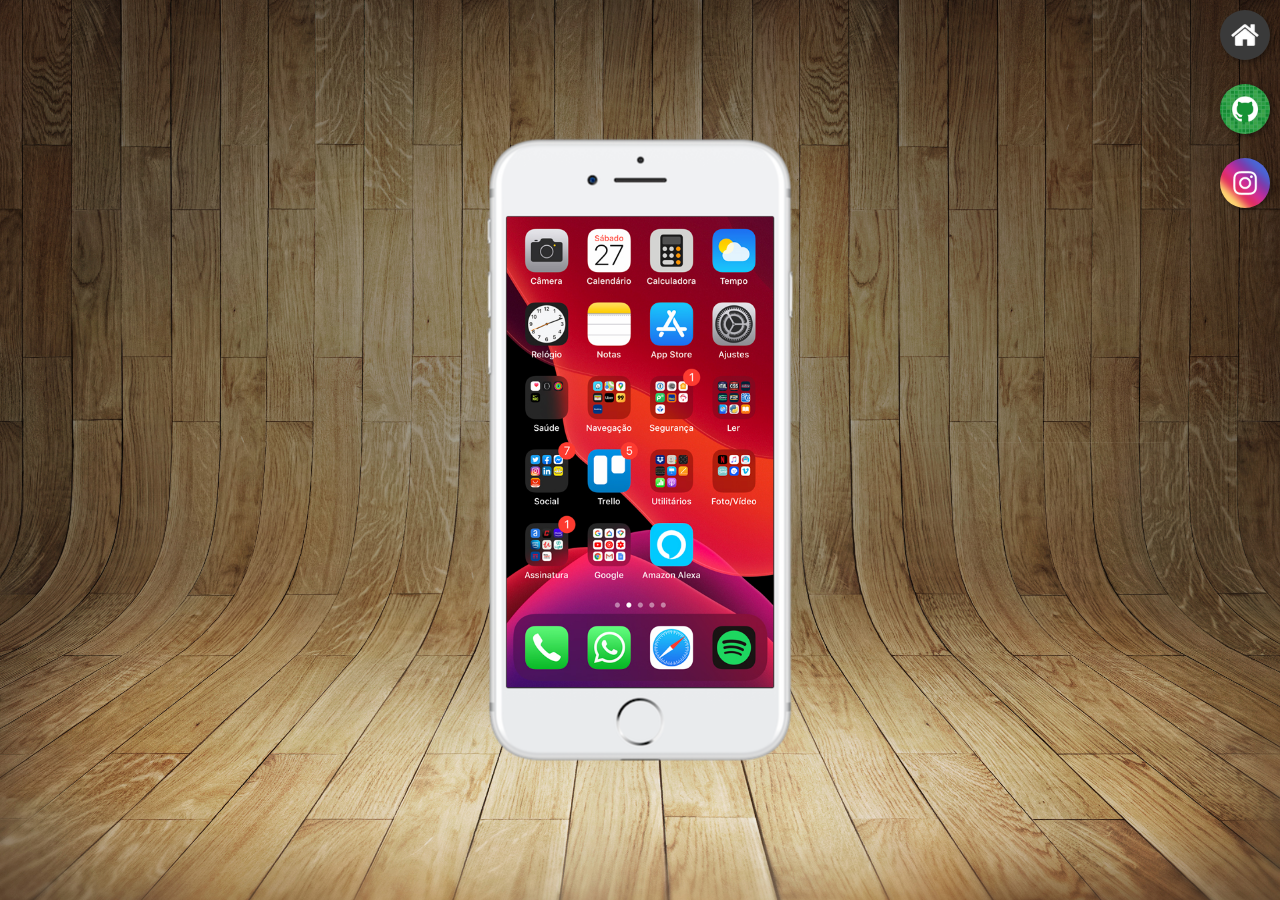
<file: index.html>
<!DOCTYPE html>
<html lang="pt-br">
<head>
    <meta charset="UTF-8">
    <meta name="viewport" content="width=device-width, initial-scale=1.0">
    <link rel="shortcut icon" href="pacote-d013/favicon.ico" type="image/x-icon">
    <link rel="stylesheet" href="estilos/style.css">
    <title>Projeto Rede Sociais</title>
</head>
<body>
    <main>
        <section id="telefone">
            <iframe src="home.html" name="tela" id="tela" frameborder="0">Seu navegador não é compatível com essa função</iframe>
        </section>
        <section id="redes-sociais">
            <a href="home.html" target="tela"><img src="pacote-d013/imagens/logo-home.jpg" alt="Home"></a><br>
            <a href="github.html" target="tela"><img src="pacote-d013/imagens/logo-github.jpg" alt="Github"></a><br>
            <a href="instagram.html" target="tela"><img src="pacote-d013/imagens/logo-instagram.jpg" alt="Instagram"></a><br>
        </section>
    </main>
</body>
</html>
</file>
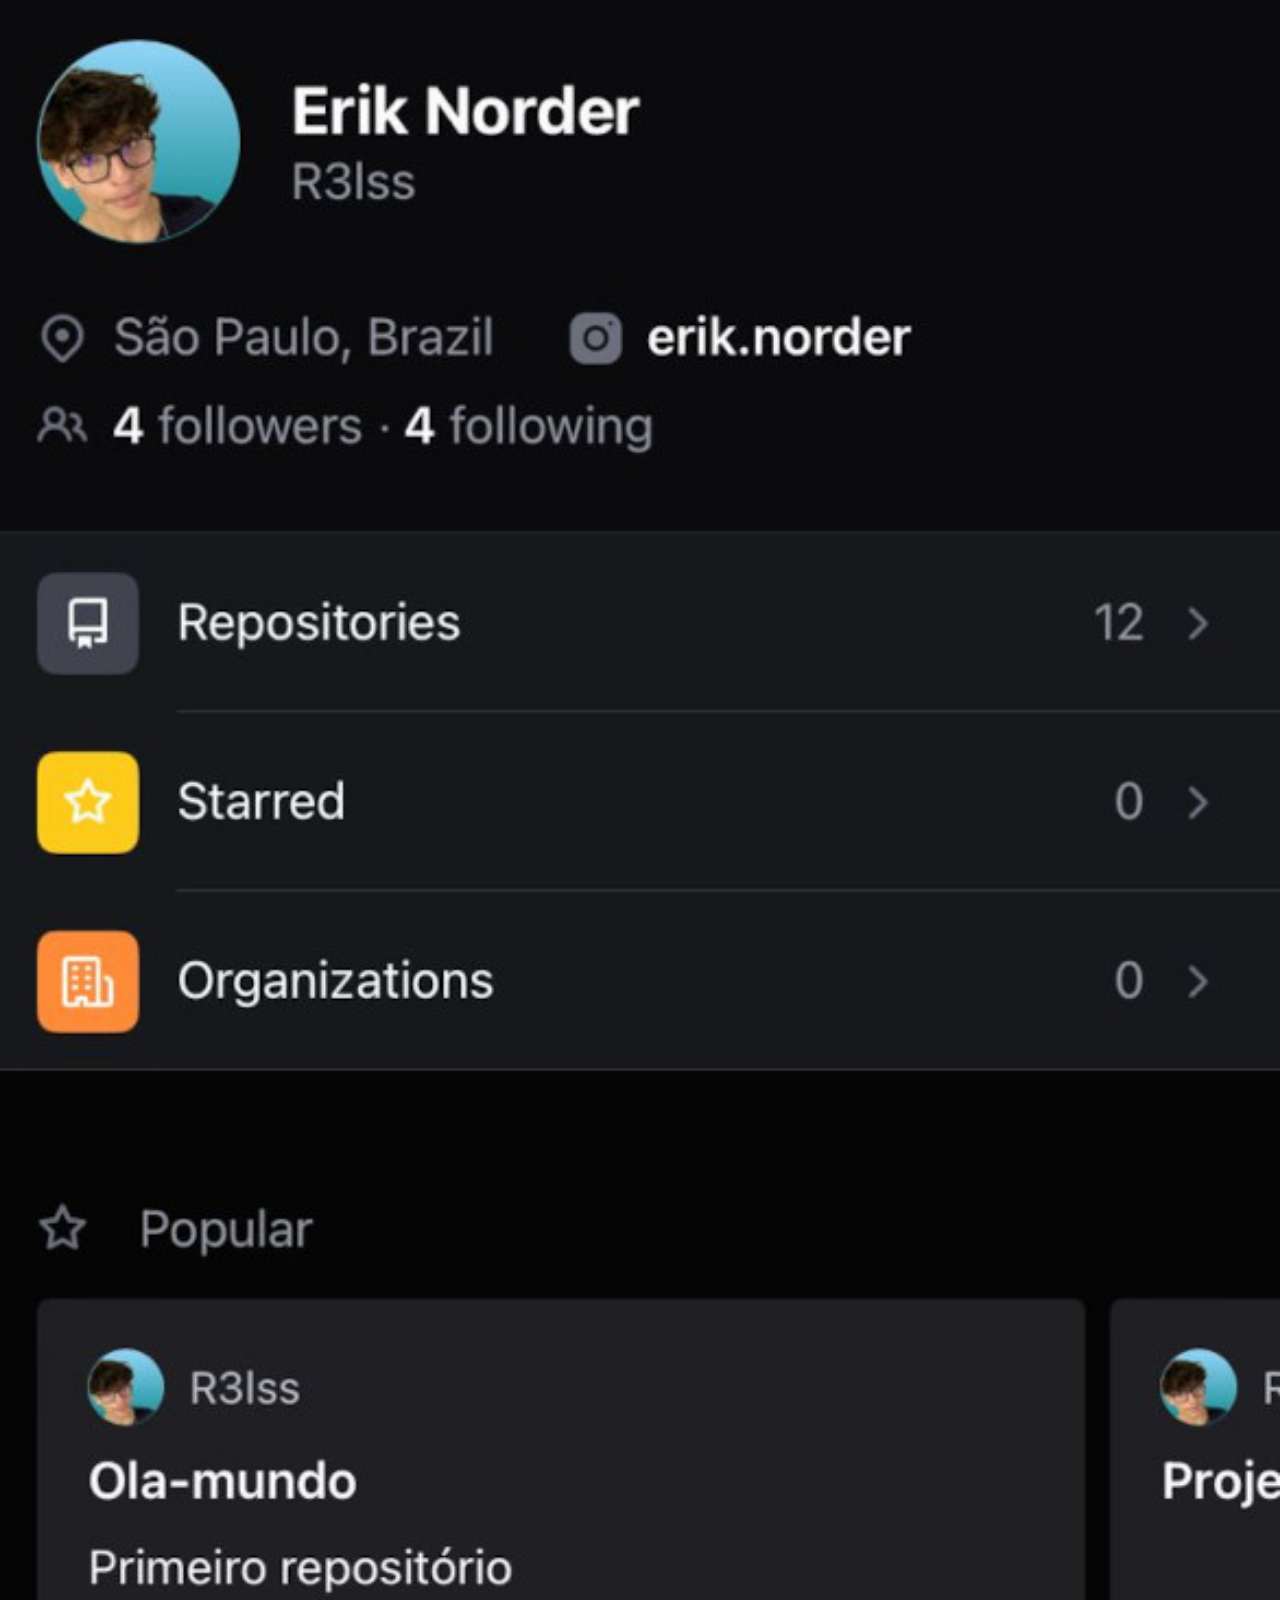
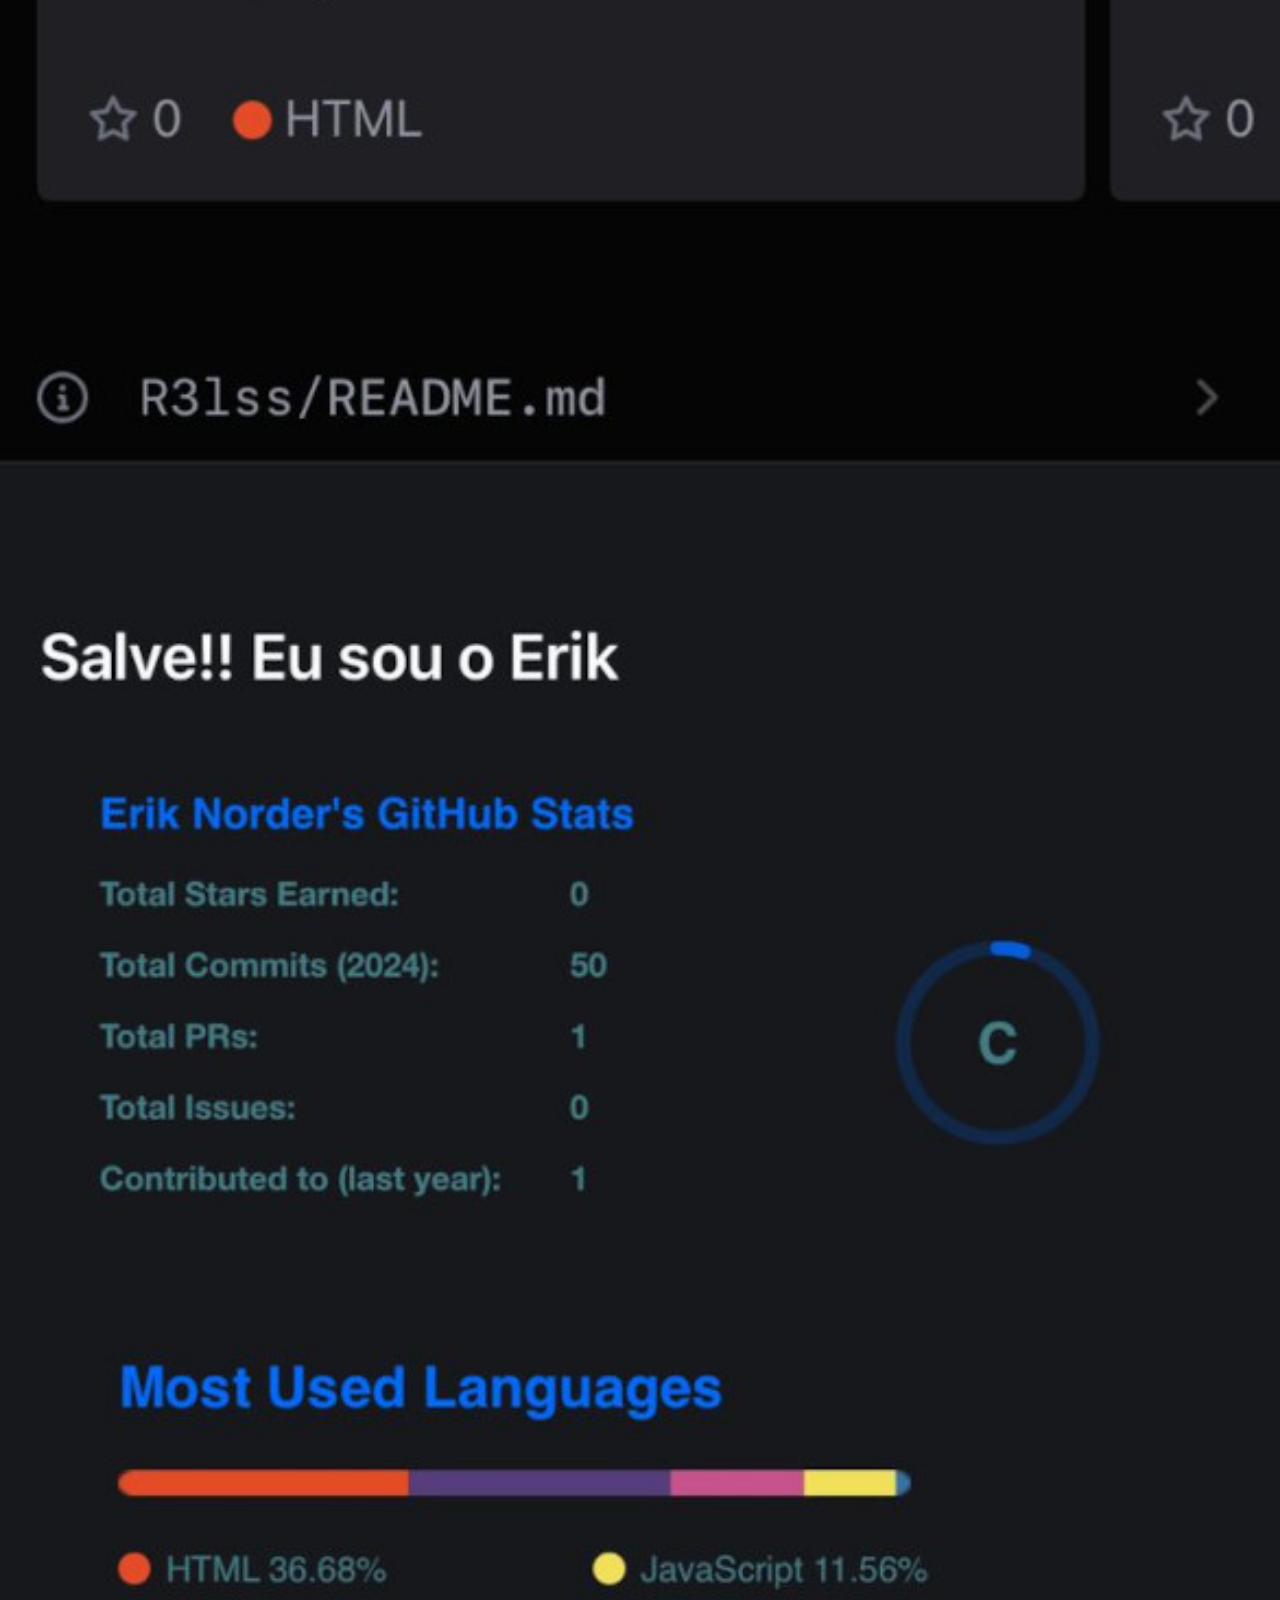
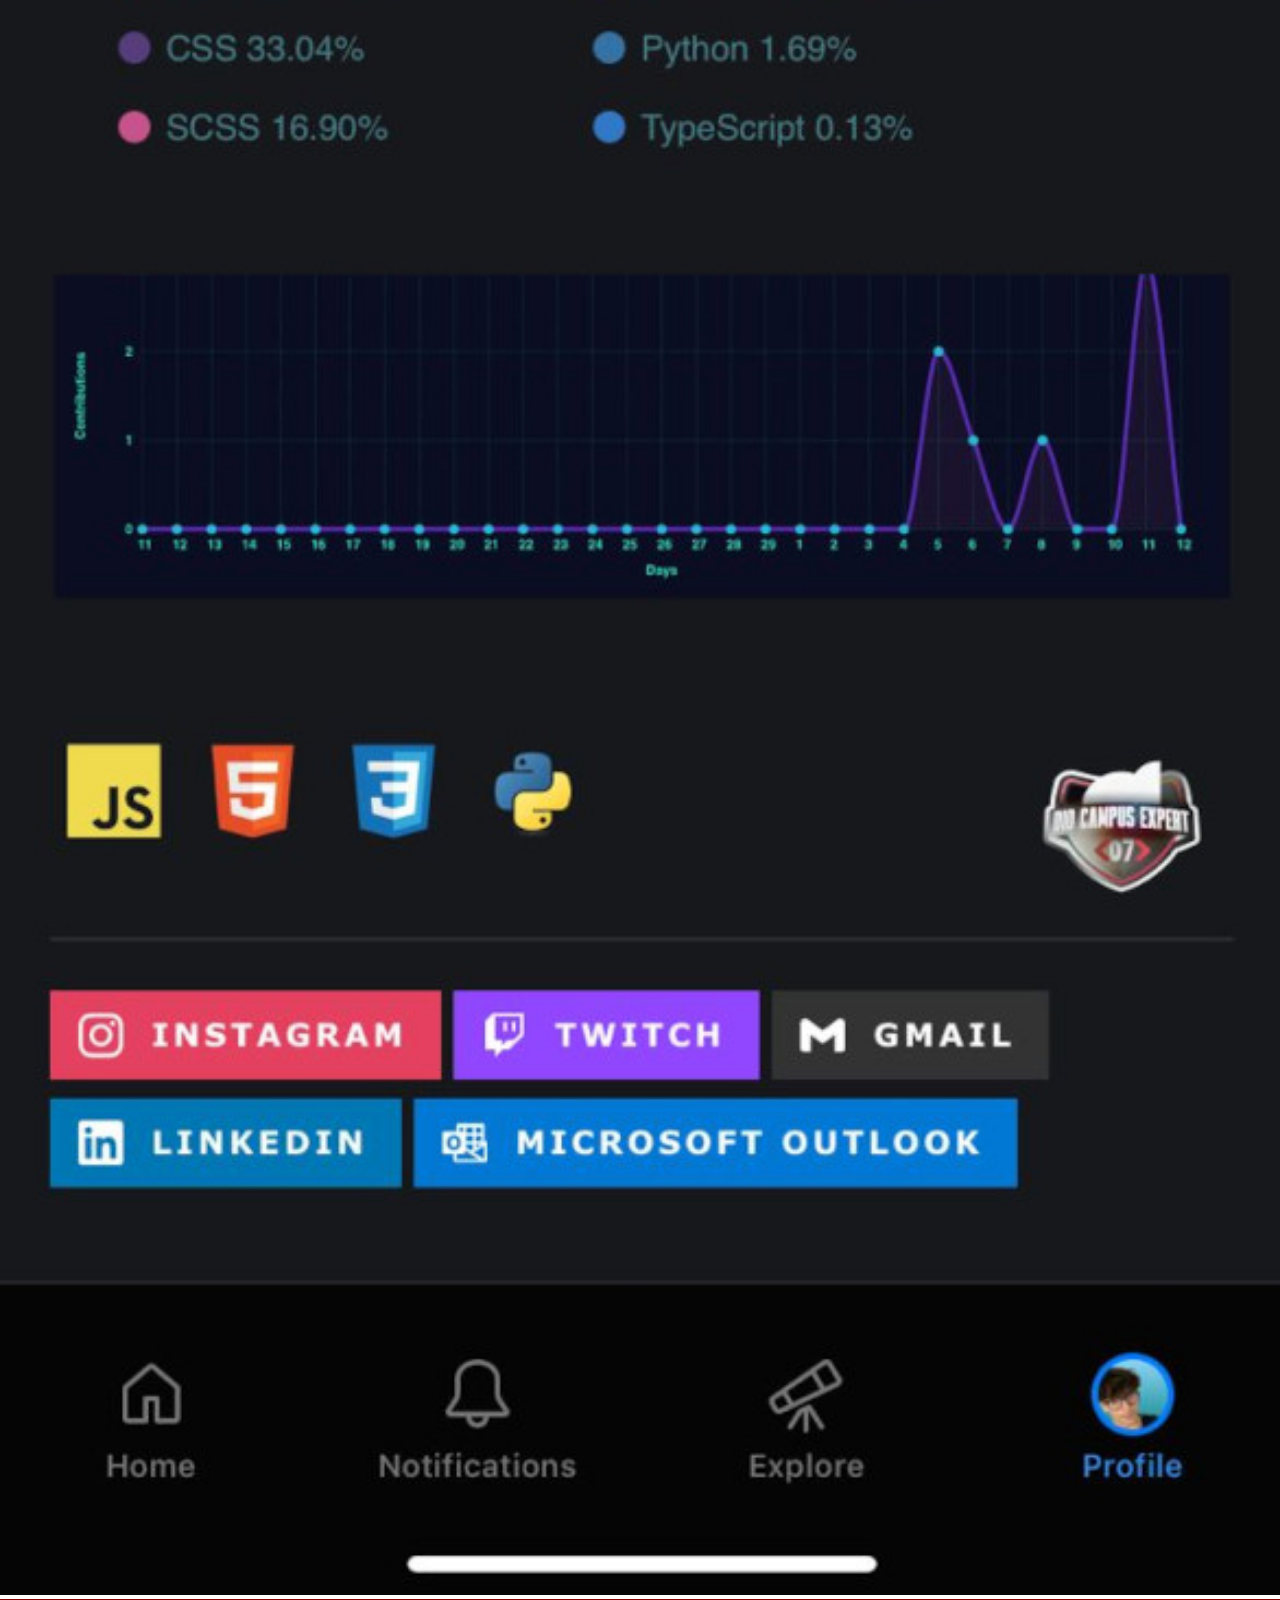
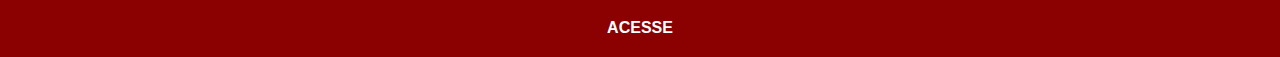
<file: github.html>
<!DOCTYPE html>
<html lang="pt-br">
<head>
    <meta charset="UTF-8">
    <meta name="viewport" content="width=device-width, initial-scale=1.0">
    <link rel="stylesheet" href="estilos/social.css">
    <title>Github</title>
</head>
<body>
    <img src="pacote-d013/imagens/tela-github.jpg" alt="Github">
    <a href="https://github.com/R3lss" target="_blank">ACESSE</a>
</body>
</html>
</file>
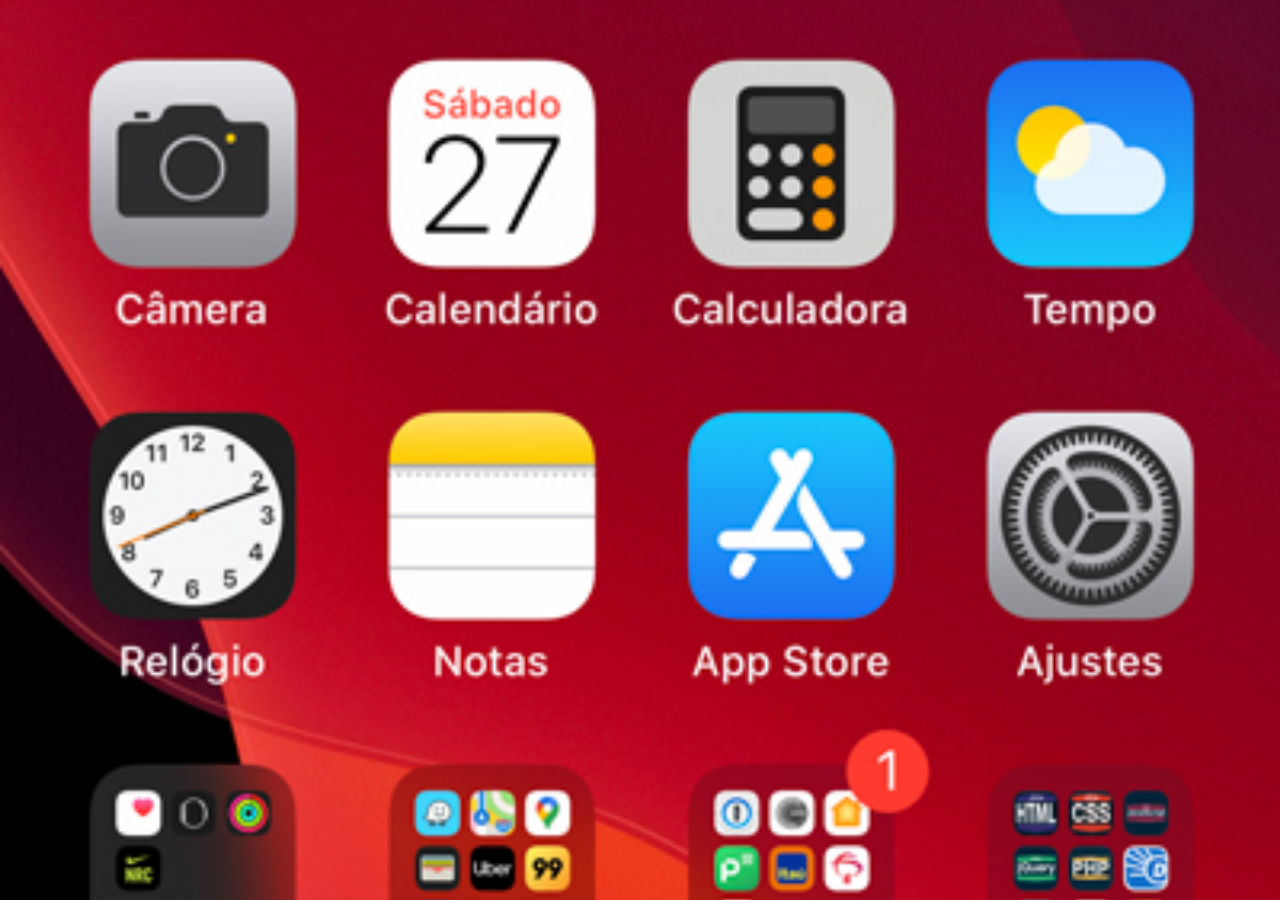
<file: home.html>
<!DOCTYPE html>
<html lang="pt-br">
<head>
    <meta charset="UTF-8">
    <meta name="viewport" content="width=device-width, initial-scale=1.0">
    <title>Home</title>
</head>
<style>
    *{
        margin: 0;
        padding: 0;
    }
    body{
        width: 100vw;
        height: 100vh;
        background: black url('pacote-d013/imagens/tela-home.jpg') no-repeat top center;
        background-size: cover;
    }
</style>
<body>
    
</body>
</html>
</file>
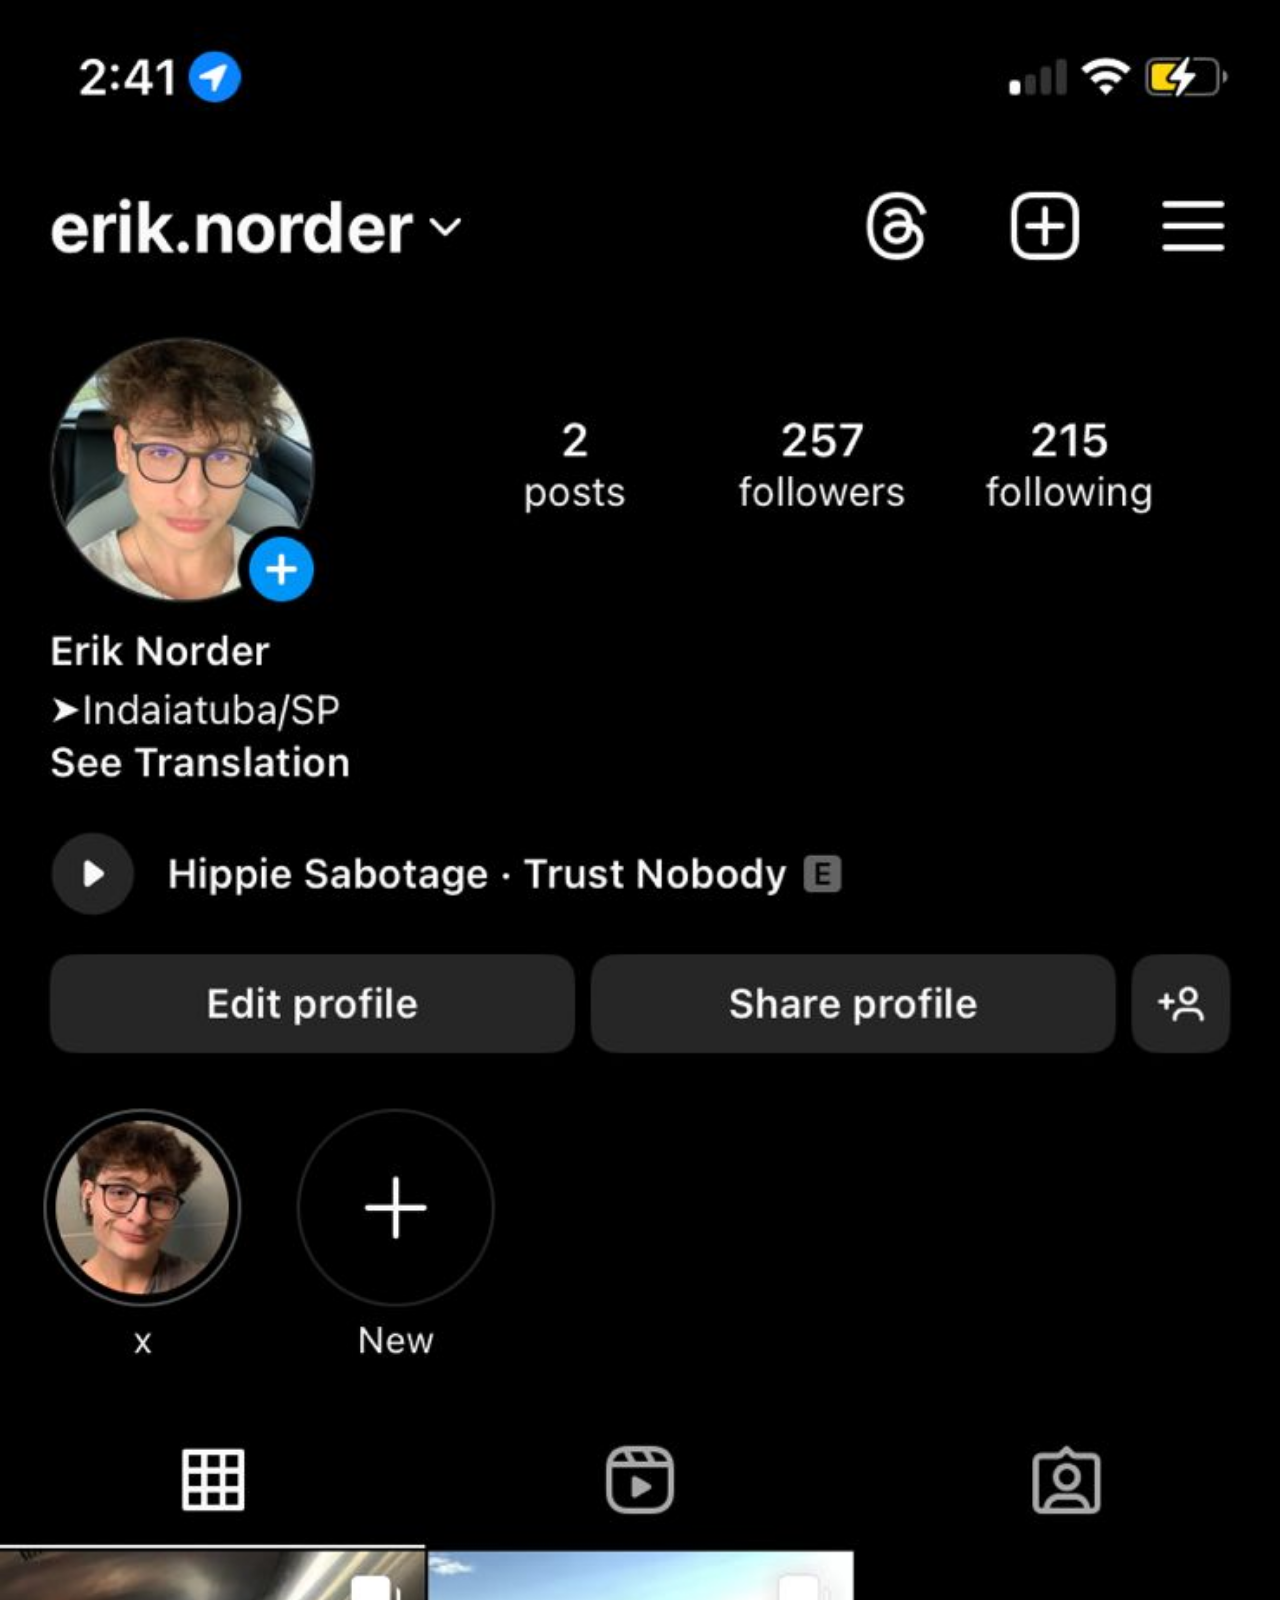
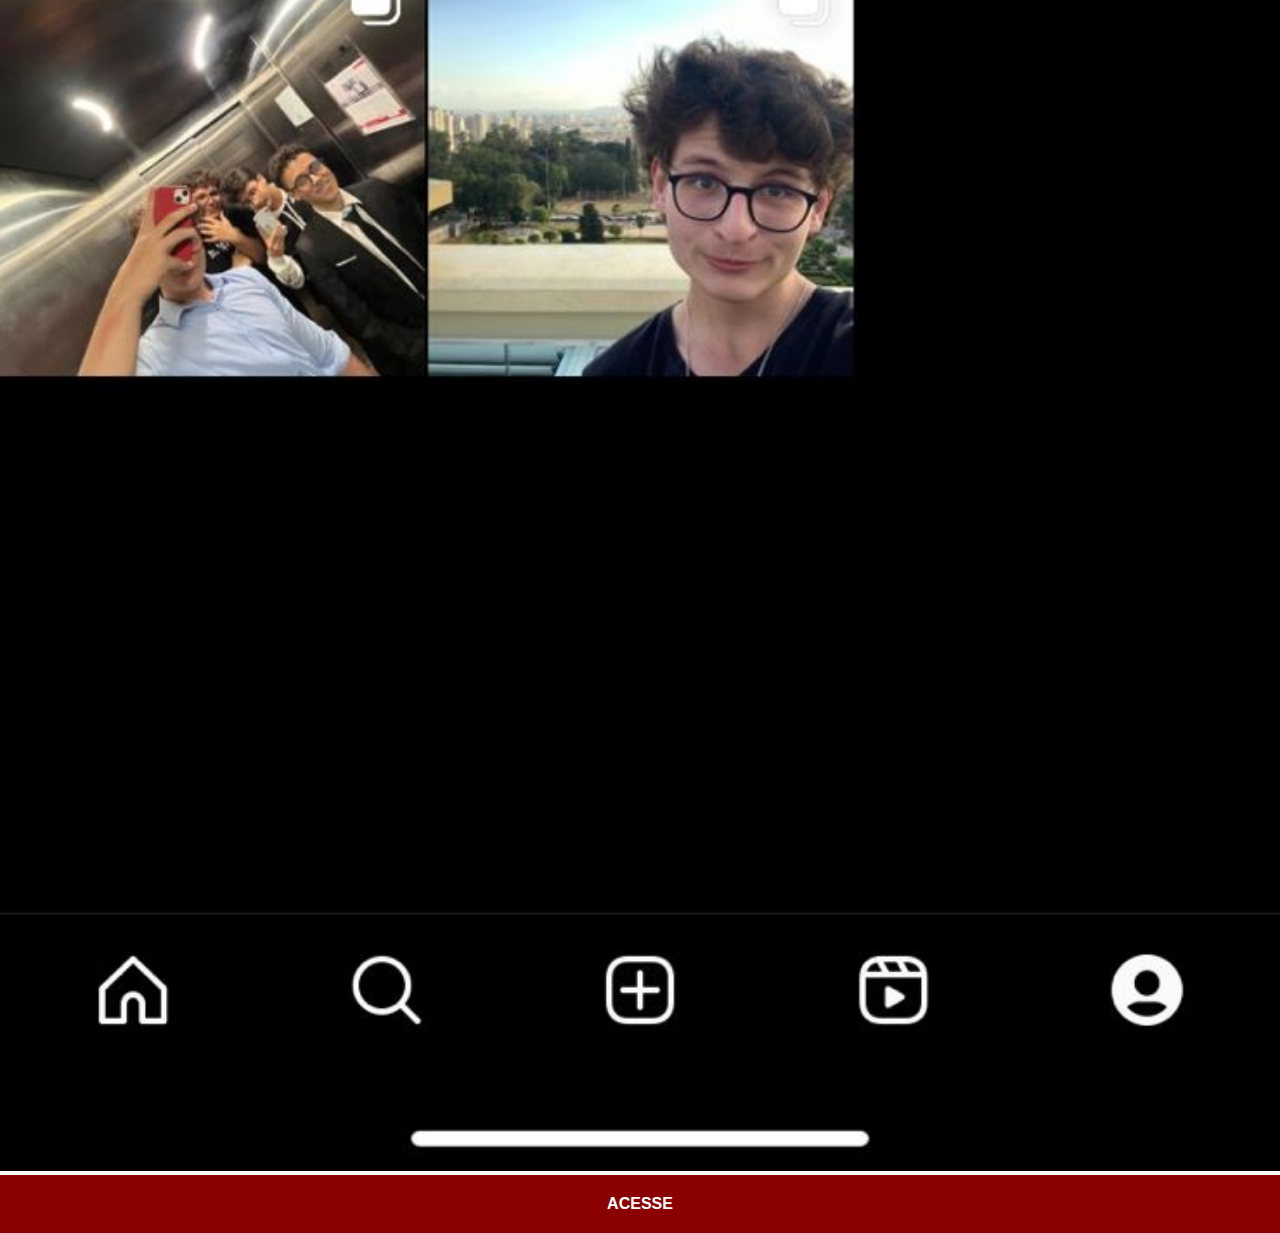
<file: instagram.html>
<!DOCTYPE html>
<html lang="pt-br">
<head>
    <meta charset="UTF-8">
    <meta name="viewport" content="width=device-width, initial-scale=1.0">
    <link rel="stylesheet" href="estilos/social.css">
    <title>Instagram</title>
</head>
<body>
    <img src="pacote-d013/imagens/tela-instagram.jpg" alt="Instagram">
    <a href="https://www.instagram.com/erik.norder/" target="_blank">ACESSE</a>
</body>
</html>
</file>
<file: estilos/style.css>
@charset "UTF-8";

*{
    margin: 0px;
    padding: 0px;
    font-family: Arial, Helvetica, sans-serif;
}
html, body{
   height: 100vh;
   width: 100vw; 
   background-color: black;
}
body{
    background: url("../pacote-d013/imagens/fundo-madeira.jpg") no-repeat top center;
    background-size: cover;
    background-attachment: fixed;
}
main{
    height: 100vh;
    position: relative;
}
#telefone{
    position: absolute;
    top: 50%;
    left: 50%;
    transform: translate(-50%,-50%);
    height: 627px;
    width: 311px;
    background: url('../pacote-d013/imagens/frame-iphone.png') no-repeat;
}
#tela{
    position: relative;
    top: 80px;
    left: 22px;
    width: 267px;
    height: 471px;
}
#redes-sociais{
    text-align: right;
}
#redes-sociais img{
    width: 50px;
    margin: 10px;
    border-radius: 50%;
    box-shadow: 2px 2px 5px rgba(0, 0, 0, 0.400);
    box-sizing: border-box;
}
#redes-sociais img:hover{
    border: 2px solid rgba(255, 255, 255, 0.637);
    transform: translate(-3px, -3px);
    box-shadow: 5px 5px 10px rgba(0, 0, 0, 0.623);
    transition: transform 0.4s;
   
}
</file>
<file: estilos/social.css>
@charset "UTF-8";
*{
    margin: 0px;
    padding: 0px;
    font-family: Arial, Helvetica, sans-serif;
}
::-webkit-scrollbar{
    width: 0px;
    height: 0px;
}

img{
    width: 100vw;
}
a{
    display: block;
    background-color: darkred;
    padding: 20px;
    text-align: center;
    text-decoration: none;
    color: white;
    font-weight: bolder;
}
a:hover{
    background-color: red;
    transition: background-color 0.5s ;
}
</file>
